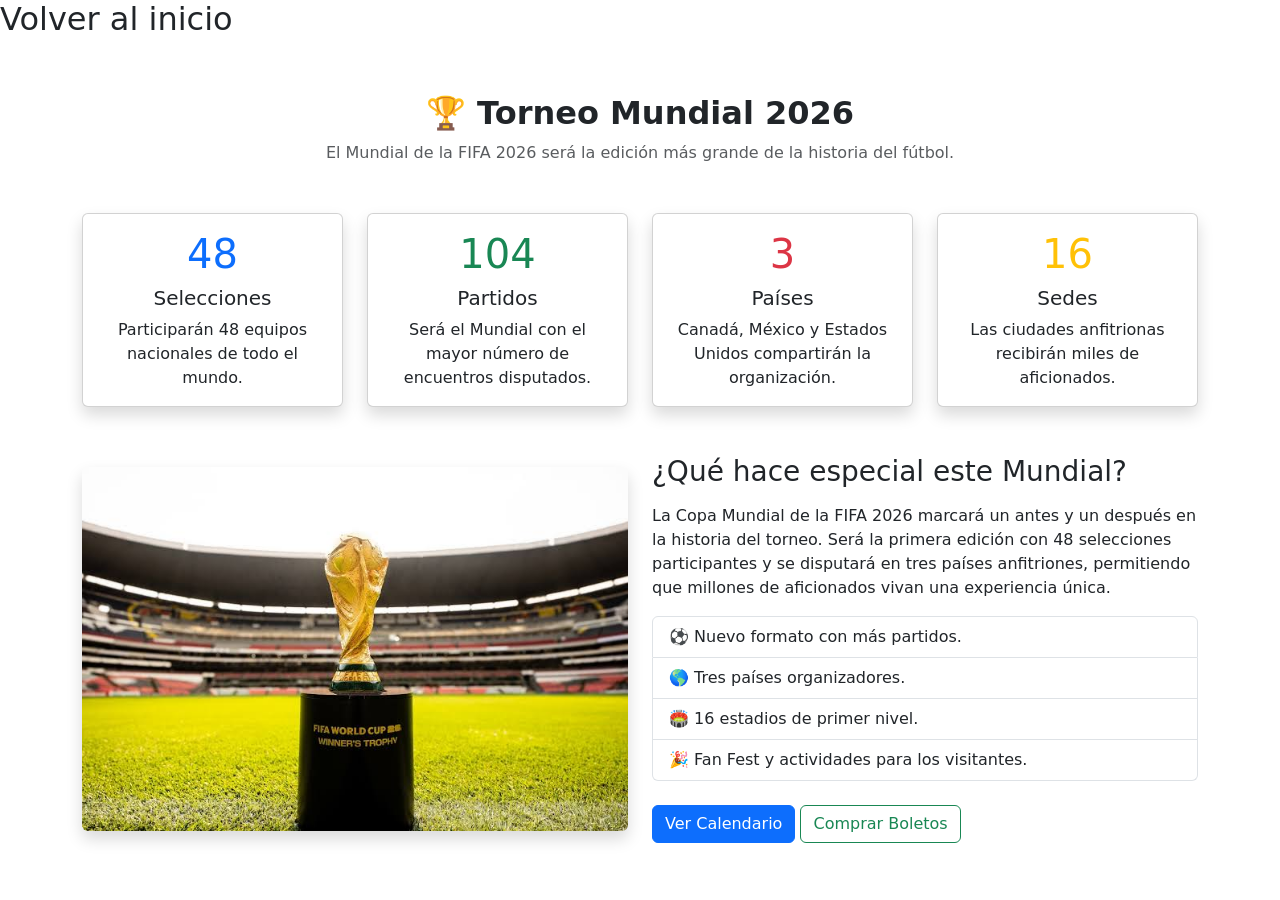
<file: torneo.html>
<!DOCTYPE html>
<html lang="en">
<head>
    <meta charset="UTF-8">
    <meta name="viewport" content="width=device-width, initial-scale=1.0">
    <title>Torneo</title>
        <link href="https://cdn.jsdelivr.net/npm/bootstrap@5.3.8/dist/css/bootstrap.min.css" rel="stylesheet">
                    <a class="nav-link active" href="WC2026.html"><h2>Volver al inicio</h2></a>

      

</head>
<body>
     
    <!-- Torneo -->
<section id="torneo" class="container py-5">

    <div class="text-center mb-5">
        <h2 class="fw-bold">🏆 Torneo Mundial 2026</h2>
        <p class="text-muted">
            El Mundial de la FIFA 2026 será la edición más grande de la historia del fútbol.
        </p>
    </div>
        

    <div class="row g-4">

        <div class="col-md-6 col-lg-3">
            <div class="card text-center shadow h-100">
                <div class="card-body">
                    <h1 class="text-primary">48</h1>
                    <h5 class="card-title">Selecciones</h5>
                    <p class="card-text">
                        Participarán 48 equipos nacionales de todo el mundo.
                    </p>
                </div>
            </div>
        </div>

        <div class="col-md-6 col-lg-3">
            <div class="card text-center shadow h-100">
                <div class="card-body">
                    <h1 class="text-success">104</h1>
                    <h5 class="card-title">Partidos</h5>
                    <p class="card-text">
                        Será el Mundial con el mayor número de encuentros disputados.
                    </p>
                </div>
            </div>
        </div>

        <div class="col-md-6 col-lg-3">
            <div class="card text-center shadow h-100">
                <div class="card-body">
                    <h1 class="text-danger">3</h1>
                    <h5 class="card-title">Países</h5>
                    <p class="card-text">
                        Canadá, México y Estados Unidos compartirán la organización.
                    </p>
                </div>
            </div>
        </div>

        <div class="col-md-6 col-lg-3">
            <div class="card text-center shadow h-100">
                <div class="card-body">
                    <h1 class="text-warning">16</h1>
                    <h5 class="card-title">Sedes</h5>
                    <p class="card-text">
                        Las ciudades anfitrionas recibirán miles de aficionados.
                    </p>
                </div>
            </div>
        </div>

    </div>

    <div class="row mt-5 align-items-center">

        <div class="col-lg-6">
            <img src="/imgs/ima1.jpg"
                 class="img-fluid rounded shadow"
                 alt="Copa Mundial">
        </div>

        <div class="col-lg-6">

            <h3 class="mb-3">¿Qué hace especial este Mundial?</h3>

            <p>
                La Copa Mundial de la FIFA 2026 marcará un antes y un después en la historia del torneo. 
                Será la primera edición con 48 selecciones participantes y se disputará en tres países 
                anfitriones, permitiendo que millones de aficionados vivan una experiencia única.
            </p>

            <ul class="list-group mb-4">

                <li class="list-group-item">
                    ⚽ Nuevo formato con más partidos.
                </li>

                <li class="list-group-item">
                    🌎 Tres países organizadores.
                </li>

                <li class="list-group-item">
                    🏟️ 16 estadios de primer nivel.
                </li>

                <li class="list-group-item">
                    🎉 Fan Fest y actividades para los visitantes.
                </li>

            </ul>

            <a href="#" class="btn btn-primary">
                Ver Calendario
            </a>

            <a href="#" class="btn btn-outline-success">
                Comprar Boletos
            </a>
            <style> </style>

        </div>

    </div>

</section>
<script src="https://cdn.jsdelivr.net/npm/bootstrap@5.3.8/dist/js/bootstrap.bundle.min.js"></script>

</body>
</html>
</file>
